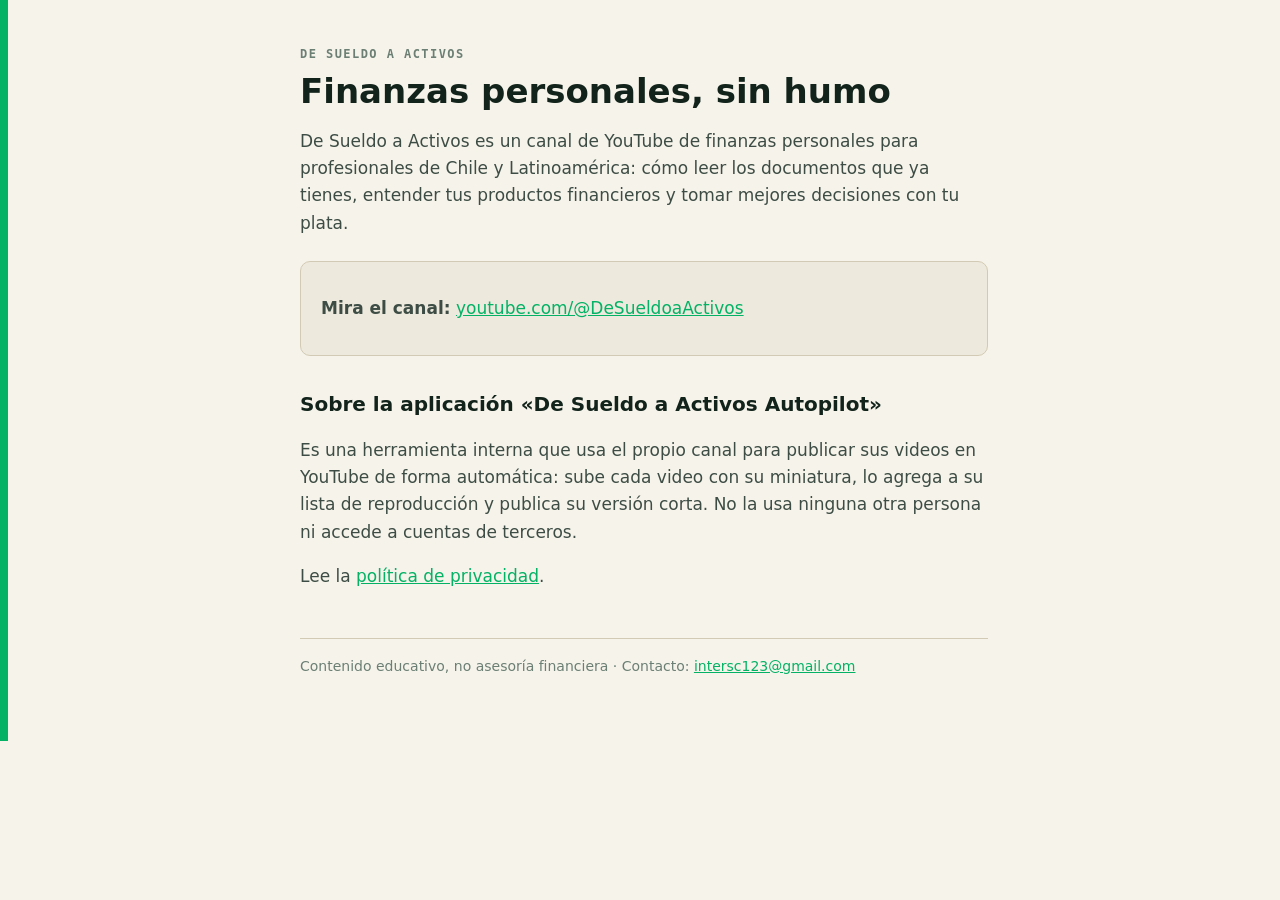
<file: index.html>
<!doctype html>
<html lang="es">
<head>
<meta charset="utf-8">
<meta name="viewport" content="width=device-width, initial-scale=1">
<title>De Sueldo a Activos</title>
<link rel="stylesheet" href="estilo.css">
</head>
<body>
<main>
  <div class="eyebrow">De Sueldo a Activos</div>
  <h1>Finanzas personales, sin humo</h1>
  <p>De Sueldo a Activos es un canal de YouTube de finanzas personales para
  profesionales de Chile y Latinoamérica: cómo leer los documentos que ya
  tienes, entender tus productos financieros y tomar mejores decisiones con
  tu plata.</p>

  <div class="card">
    <p><strong>Mira el canal:</strong>
    <a href="https://www.youtube.com/@DeSueldoaActivos">youtube.com/@DeSueldoaActivos</a></p>
  </div>

  <h2>Sobre la aplicación «De Sueldo a Activos Autopilot»</h2>
  <p>Es una herramienta interna que usa el propio canal para publicar sus
  videos en YouTube de forma automática: sube cada video con su miniatura, lo
  agrega a su lista de reproducción y publica su versión corta. No la usa
  ninguna otra persona ni accede a cuentas de terceros.</p>
  <p>Lee la <a href="privacidad.html">política de privacidad</a>.</p>

  <footer>Contenido educativo, no asesoría financiera ·
  Contacto: <a href="mailto:intersc123@gmail.com">intersc123@gmail.com</a></footer>
</main>
</body>
</html>
</file>
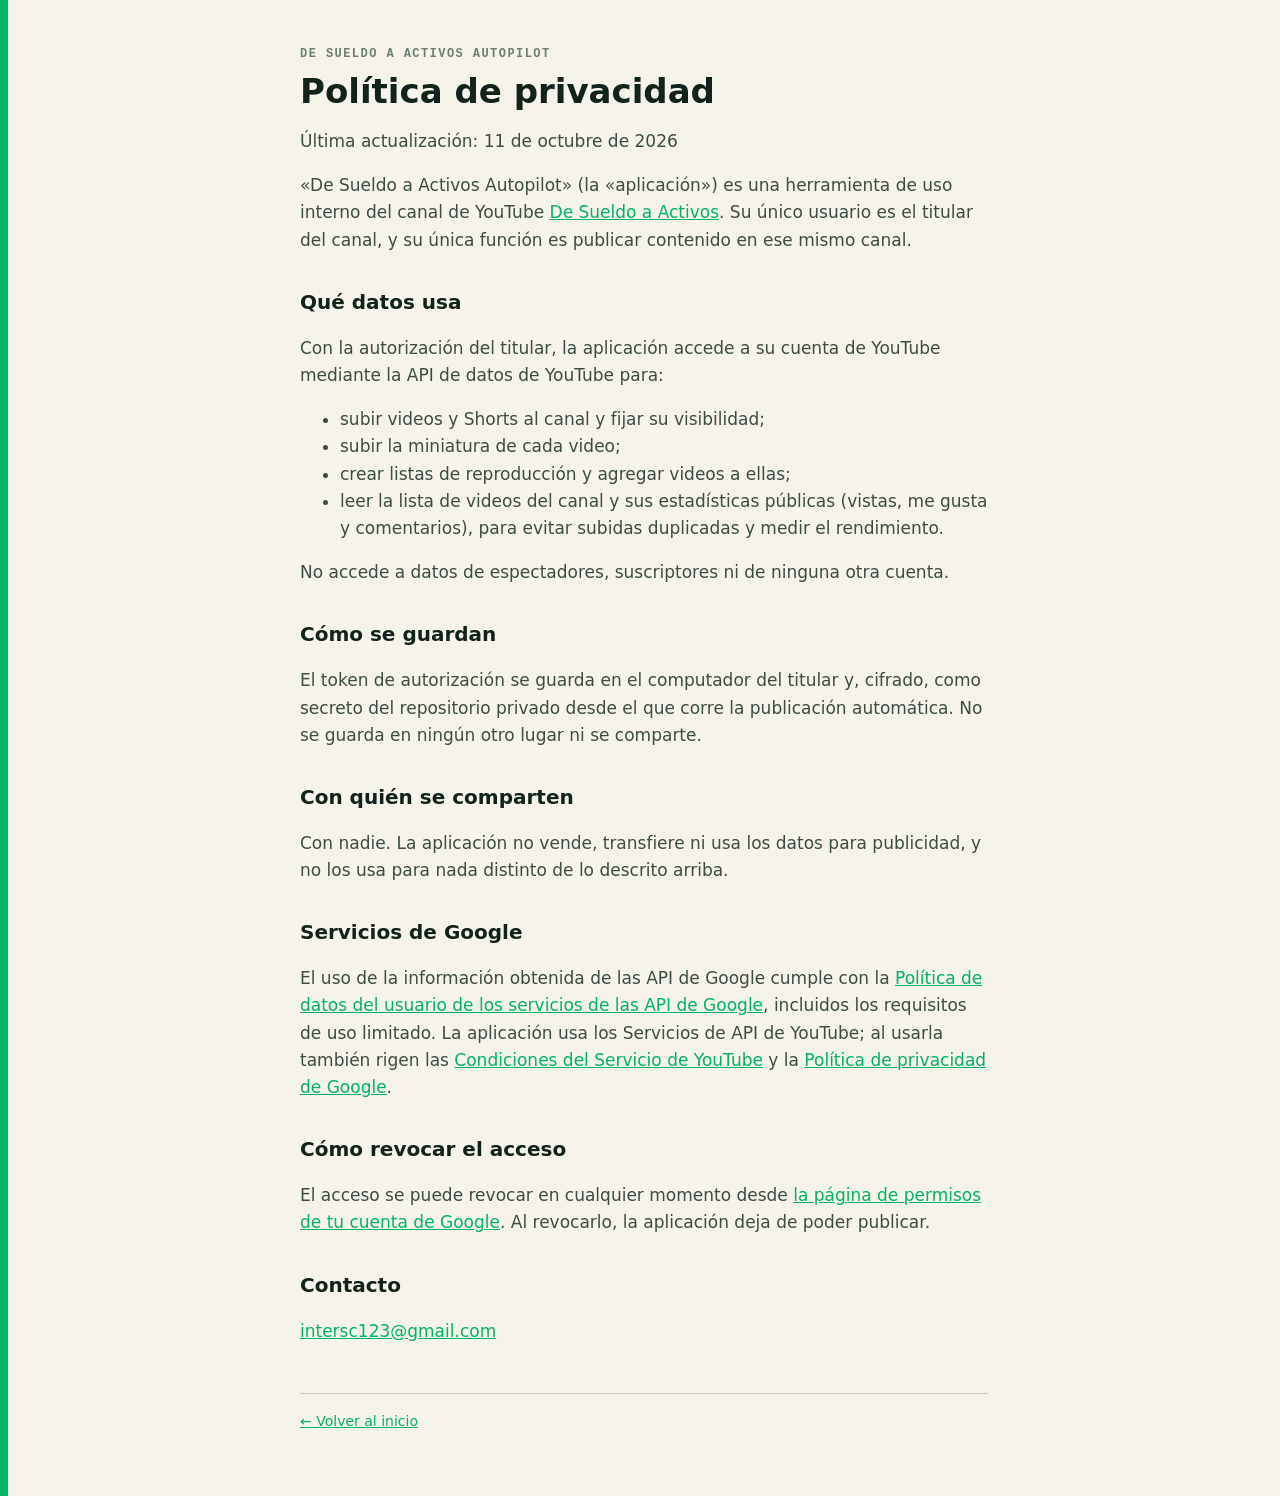
<file: privacidad.html>
<!doctype html>
<html lang="es">
<head>
<meta charset="utf-8">
<meta name="viewport" content="width=device-width, initial-scale=1">
<title>Política de privacidad</title>
<link rel="stylesheet" href="estilo.css">
</head>
<body>
<main>
  <div class="eyebrow">De Sueldo a Activos Autopilot</div>
  <h1>Política de privacidad</h1>
  <p>Última actualización: 11 de octubre de 2026</p>

  <p>«De Sueldo a Activos Autopilot» (la «aplicación») es una herramienta de uso
  interno del canal de YouTube <a href="https://www.youtube.com/@DeSueldoaActivos">De
  Sueldo a Activos</a>. Su único usuario es el titular del canal, y su única
  función es publicar contenido en ese mismo canal.</p>

  <h2>Qué datos usa</h2>
  <p>Con la autorización del titular, la aplicación accede a su cuenta de
  YouTube mediante la API de datos de YouTube para:</p>
  <ul>
    <li>subir videos y Shorts al canal y fijar su visibilidad;</li>
    <li>subir la miniatura de cada video;</li>
    <li>crear listas de reproducción y agregar videos a ellas;</li>
    <li>leer la lista de videos del canal y sus estadísticas públicas (vistas,
    me gusta y comentarios), para evitar subidas duplicadas y medir el
    rendimiento.</li>
  </ul>
  <p>No accede a datos de espectadores, suscriptores ni de ninguna otra cuenta.</p>

  <h2>Cómo se guardan</h2>
  <p>El token de autorización se guarda en el computador del titular y, cifrado,
  como secreto del repositorio privado desde el que corre la publicación
  automática. No se guarda en ningún otro lugar ni se comparte.</p>

  <h2>Con quién se comparten</h2>
  <p>Con nadie. La aplicación no vende, transfiere ni usa los datos para
  publicidad, y no los usa para nada distinto de lo descrito arriba.</p>

  <h2>Servicios de Google</h2>
  <p>El uso de la información obtenida de las API de Google cumple con la
  <a href="https://developers.google.com/terms/api-services-user-data-policy">Política
  de datos del usuario de los servicios de las API de Google</a>, incluidos los
  requisitos de uso limitado. La aplicación usa los Servicios de API de YouTube;
  al usarla también rigen las
  <a href="https://www.youtube.com/t/terms">Condiciones del Servicio de YouTube</a> y la
  <a href="https://policies.google.com/privacy">Política de privacidad de Google</a>.</p>

  <h2>Cómo revocar el acceso</h2>
  <p>El acceso se puede revocar en cualquier momento desde
  <a href="https://myaccount.google.com/permissions">la página de permisos de tu
  cuenta de Google</a>. Al revocarlo, la aplicación deja de poder publicar.</p>

  <h2>Contacto</h2>
  <p><a href="mailto:intersc123@gmail.com">intersc123@gmail.com</a></p>

  <footer><a href="index.html">← Volver al inicio</a></footer>
</main>
</body>
</html>
</file>
<file: estilo.css>
:root{--bg:#F6F3EA;--paper:#EDE9DC;--line:#D2CAB4;--verde:#03B265;--dark:#11231B;--med:#3D4D45;--muted:#6B7F74}
*{box-sizing:border-box}
body{margin:0;background:var(--bg);color:var(--dark);font:17px/1.6 system-ui,-apple-system,"Segoe UI",Roboto,sans-serif;border-left:8px solid var(--verde)}
main{max-width:720px;margin:0 auto;padding:48px 16px 64px}
.eyebrow{font:600 12px/1 ui-monospace,Consolas,monospace;letter-spacing:.12em;text-transform:uppercase;color:var(--muted)}
h1{font-size:34px;line-height:1.15;margin:12px 0 8px}
h2{font-size:20px;margin:32px 0 8px}
p,li{color:var(--med)}
a{color:var(--verde)}
.card{background:var(--paper);border:1px solid var(--line);border-radius:10px;padding:16px 20px;margin:24px 0}
footer{margin-top:48px;padding-top:16px;border-top:1px solid var(--line);font-size:14px;color:var(--muted)}
</file>
